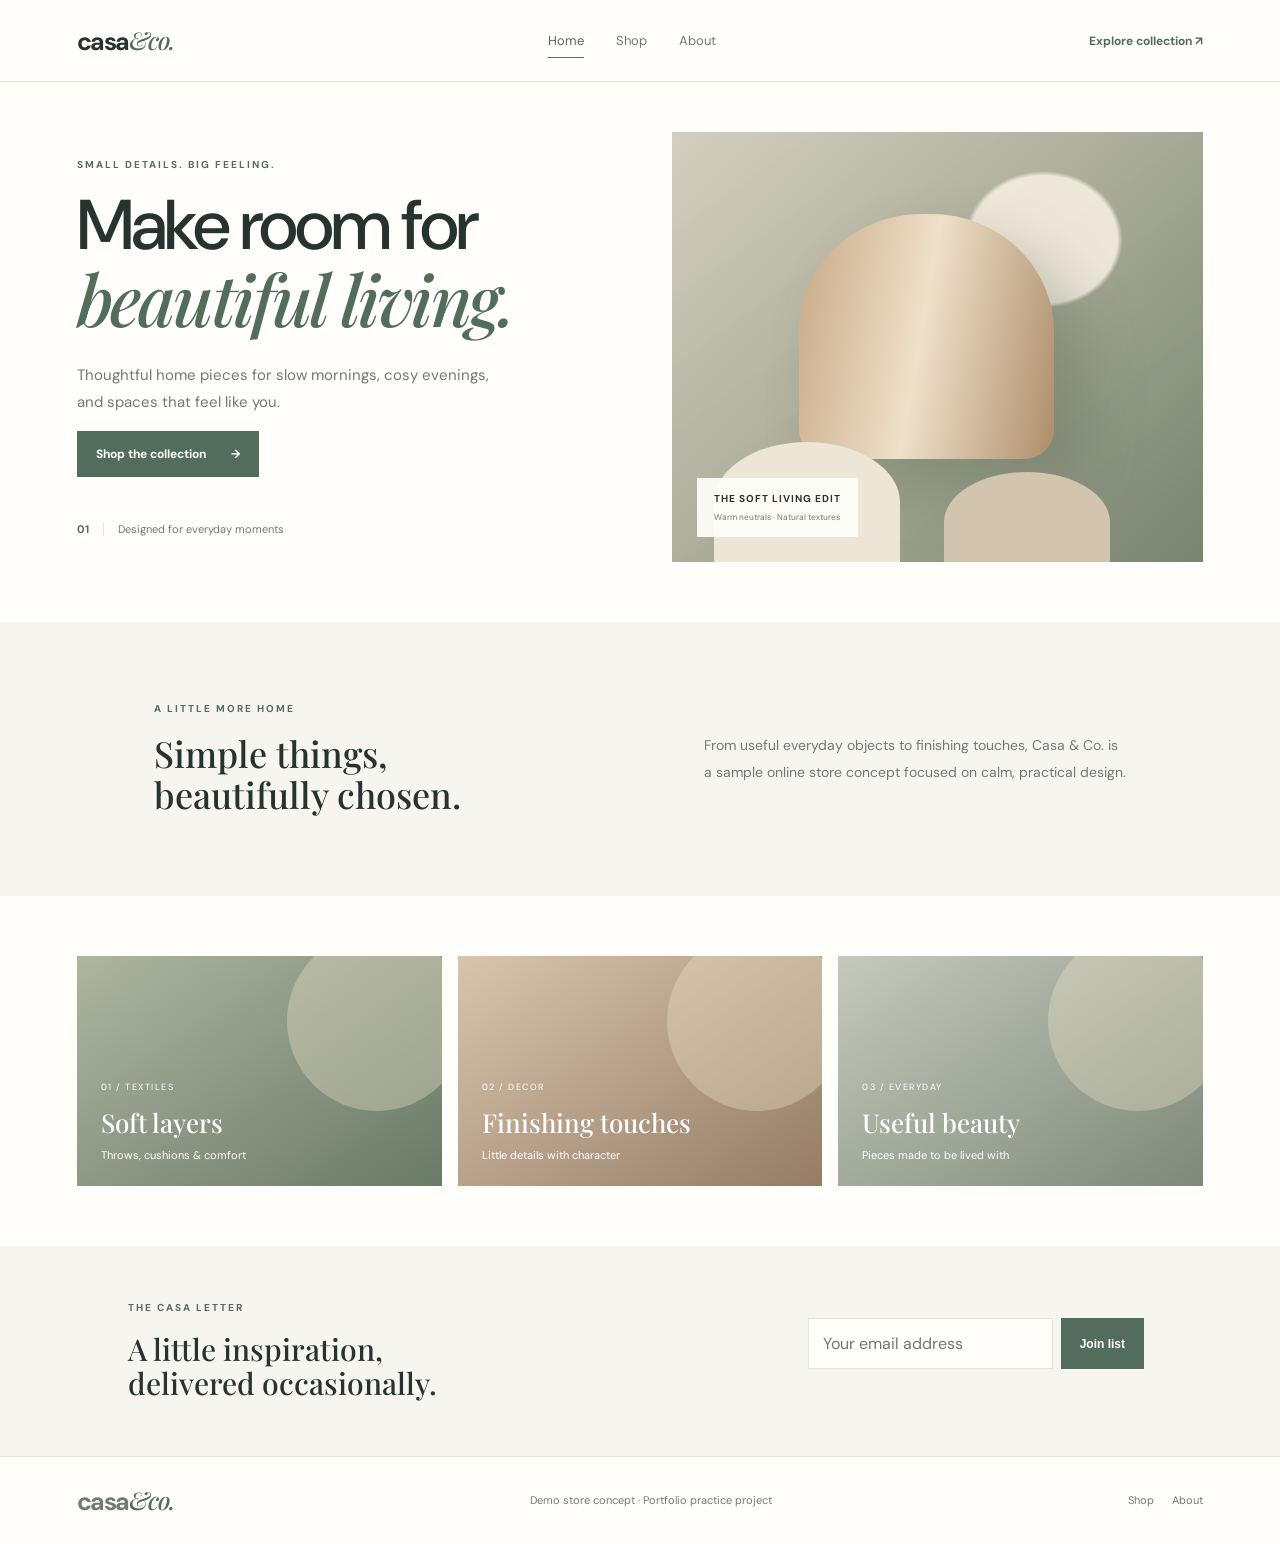
<file: index.html>
<!doctype html>
<html lang="en"><head><meta charset="utf-8"><meta name="viewport" content="width=device-width, initial-scale=1"><title>Casa & Co. | Home</title><link rel="stylesheet" href="style.css"></head>
<body><header class="site-header"><a class="logo" href="index.html">casa<span>&co.</span></a><nav><a class="active" href="index.html">Home</a><a href="shop.html">Shop</a><a href="about.html">About</a></nav><a class="cart-link" href="shop.html">Explore collection ↗</a></header>
<main><section class="hero"><div class="hero-copy"><p class="eyebrow">SMALL DETAILS. BIG FEELING.</p><h1>Make room for<br><em>beautiful living.</em></h1><p class="lead">Thoughtful home pieces for slow mornings, cosy evenings, and spaces that feel like you.</p><a class="button" href="shop.html">Shop the collection <span>→</span></a><div class="hero-note"><b>01</b><span>Designed for everyday moments</span></div></div><div class="hero-image"><div class="image-label">THE SOFT LIVING EDIT<br><small>Warm neutrals · Natural textures</small></div></div></section>
<section class="intro-row"><div><p class="eyebrow">A LITTLE MORE HOME</p><h2>Simple things,<br>beautifully chosen.</h2></div><p>From useful everyday objects to finishing touches, Casa & Co. is a sample online store concept focused on calm, practical design.</p></section>
<section class="feature-grid"><a class="feature feature-one" href="shop.html"><span>01 / TEXTILES</span><b>Soft layers</b><small>Throws, cushions & comfort</small></a><a class="feature feature-two" href="shop.html"><span>02 / DECOR</span><b>Finishing touches</b><small>Little details with character</small></a><a class="feature feature-three" href="shop.html"><span>03 / EVERYDAY</span><b>Useful beauty</b><small>Pieces made to be lived with</small></a></section>
<section class="newsletter"><div><p class="eyebrow">THE CASA LETTER</p><h2>A little inspiration,<br>delivered occasionally.</h2></div><form id="newsletterForm"><input type="email" id="email" placeholder="Your email address" required><button class="button" type="submit">Join list</button><p id="newsletterMsg" class="form-msg" aria-live="polite"></p></form></section></main>
<footer><a class="logo" href="index.html">casa<span>&co.</span></a><p>Demo store concept · Portfolio practice project</p><div><a href="shop.html">Shop</a><a href="about.html">About</a></div></footer><script src="script.js"></script></body></html>
</file>
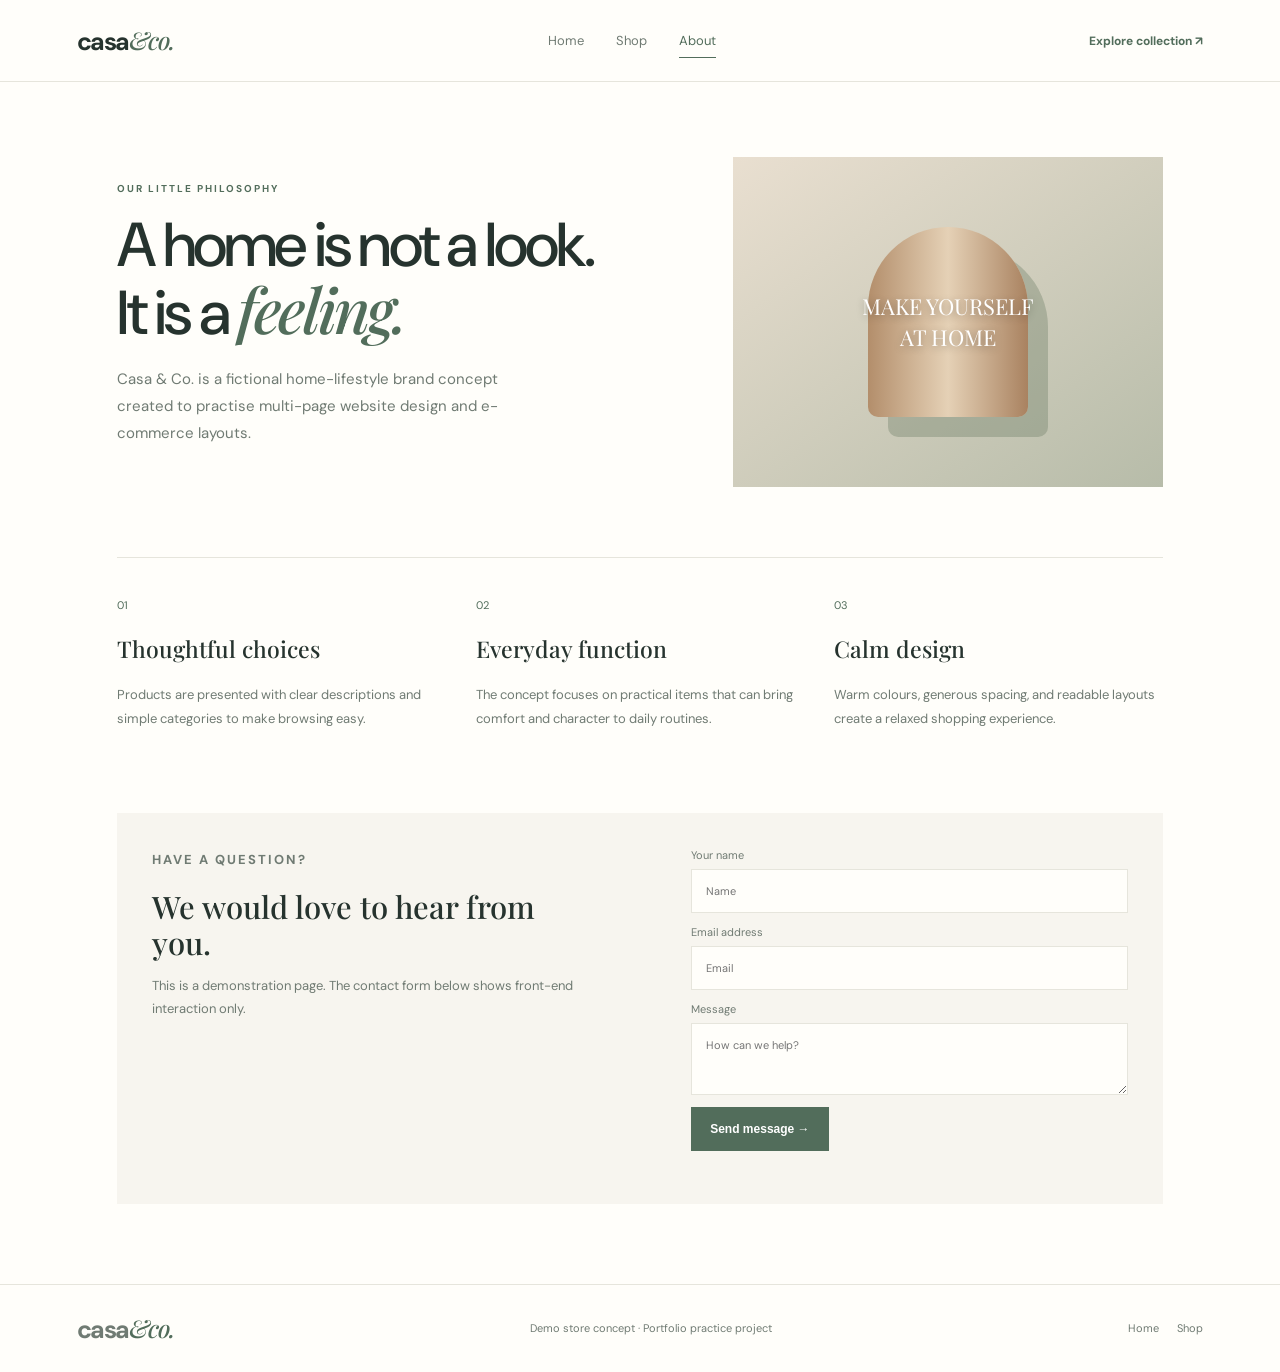
<file: about.html>
<!doctype html>
<html lang="en"><head><meta charset="utf-8"><meta name="viewport" content="width=device-width, initial-scale=1"><title>Casa & Co. | About</title><link rel="stylesheet" href="style.css"></head>
<body><header class="site-header"><a class="logo" href="index.html">casa<span>&co.</span></a><nav><a href="index.html">Home</a><a href="shop.html">Shop</a><a class="active" href="about.html">About</a></nav><a class="cart-link" href="shop.html">Explore collection ↗</a></header>
<main class="page-main about-page"><section class="about-hero"><div><p class="eyebrow">OUR LITTLE PHILOSOPHY</p><h1>A home is not a look.<br>It is a <em>feeling.</em></h1><p class="lead">Casa & Co. is a fictional home-lifestyle brand concept created to practise multi-page website design and e-commerce layouts.</p></div><div class="about-art"><span>MAKE YOURSELF<br>AT HOME</span></div></section>
<section class="values"><article><span>01</span><h2>Thoughtful choices</h2><p>Products are presented with clear descriptions and simple categories to make browsing easy.</p></article><article><span>02</span><h2>Everyday function</h2><p>The concept focuses on practical items that can bring comfort and character to daily routines.</p></article><article><span>03</span><h2>Calm design</h2><p>Warm colours, generous spacing, and readable layouts create a relaxed shopping experience.</p></article></section>
<section class="contact-panel"><div><p class="eyebrow">HAVE A QUESTION?</p><h2>We would love to hear from you.</h2><p>This is a demonstration page. The contact form below shows front-end interaction only.</p></div><form id="contactForm" class="contact-form"><label>Your name<input id="contactName" required placeholder="Name"></label><label>Email address<input id="contactEmail" type="email" required placeholder="Email"></label><label>Message<textarea id="contactMessage" required rows="3" placeholder="How can we help?"></textarea></label><button class="button" type="submit">Send message →</button><p id="contactMsg" class="form-msg" aria-live="polite"></p></form></section></main>
<footer><a class="logo" href="index.html">casa<span>&co.</span></a><p>Demo store concept · Portfolio practice project</p><div><a href="index.html">Home</a><a href="shop.html">Shop</a></div></footer><script src="script.js"></script></body></html>
</file>
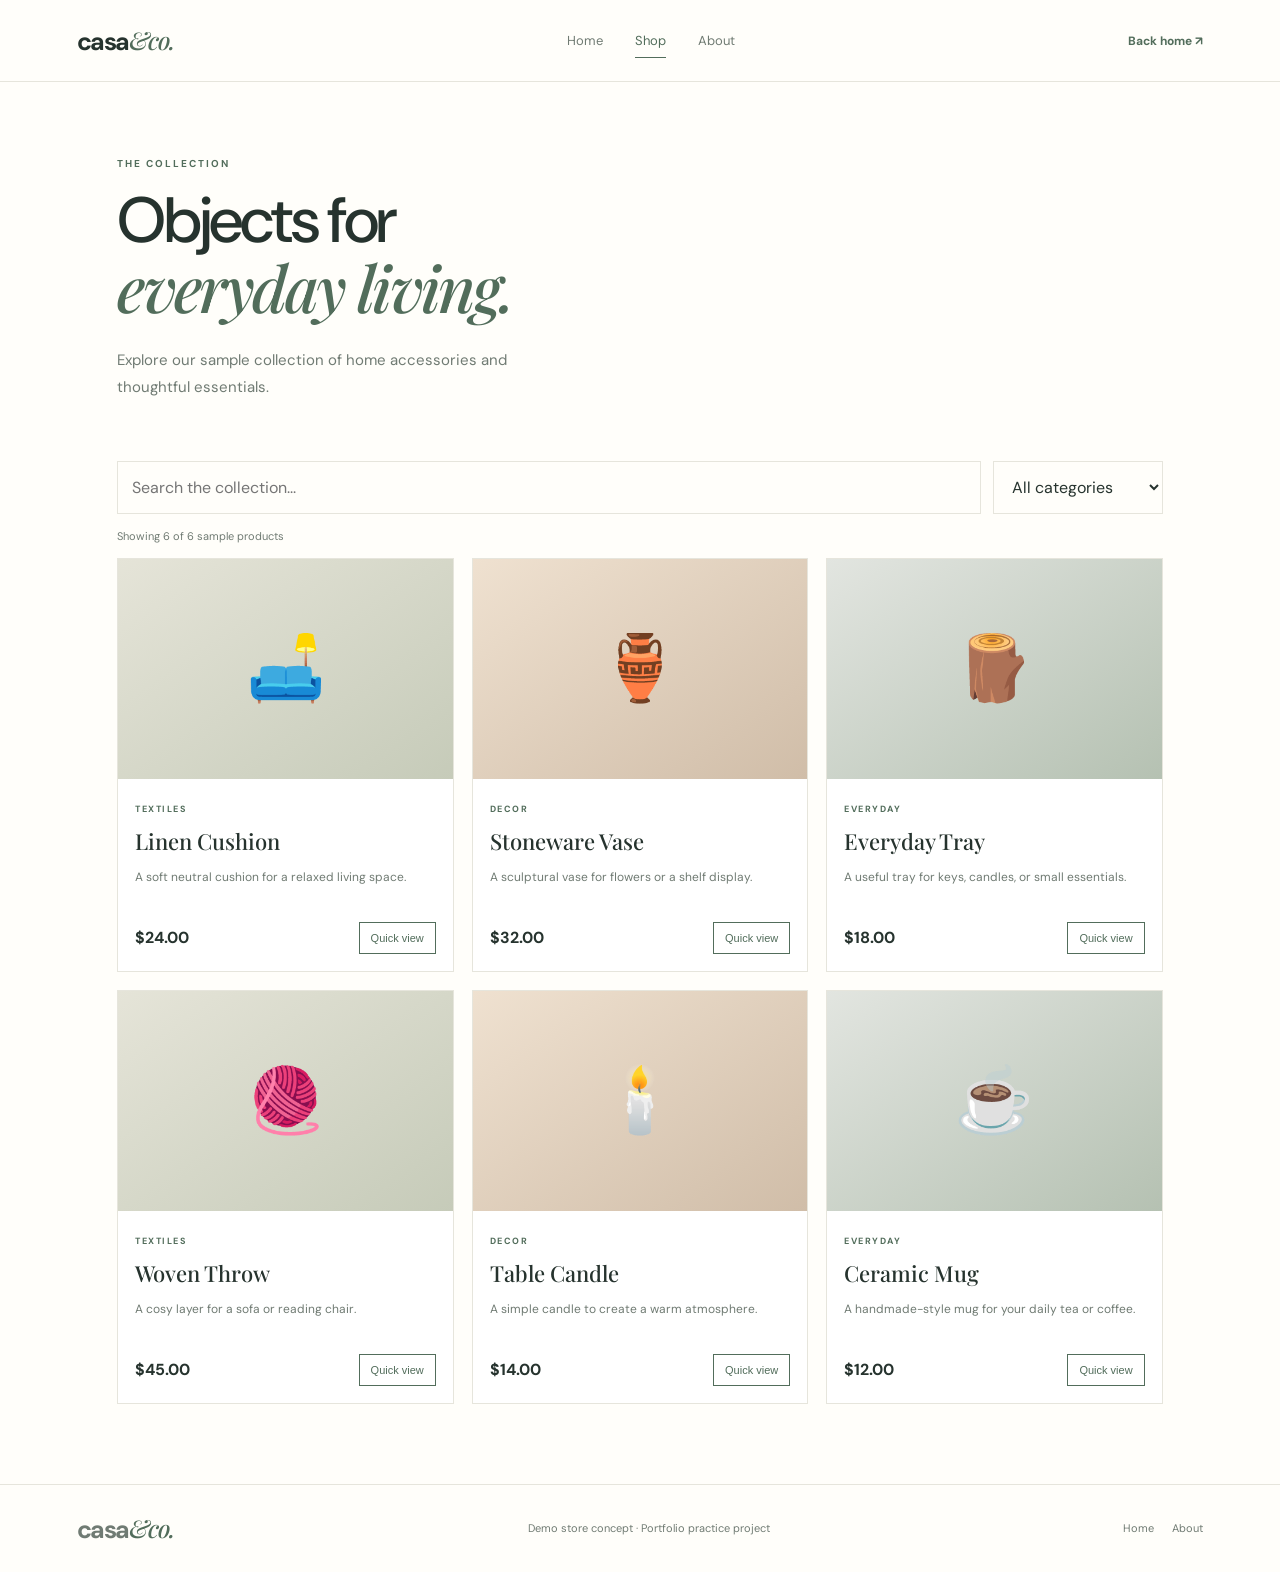
<file: shop.html>
<!doctype html>
<html lang="en"><head><meta charset="utf-8"><meta name="viewport" content="width=device-width, initial-scale=1"><title>Casa & Co. | Shop</title><link rel="stylesheet" href="style.css"></head>
<body><header class="site-header"><a class="logo" href="index.html">casa<span>&co.</span></a><nav><a href="index.html">Home</a><a class="active" href="shop.html">Shop</a><a href="about.html">About</a></nav><a class="cart-link" href="index.html">Back home ↗</a></header>
<main class="page-main"><section class="page-heading"><p class="eyebrow">THE COLLECTION</p><h1>Objects for<br><em>everyday living.</em></h1><p>Explore our sample collection of home accessories and thoughtful essentials.</p></section>
<div class="shop-controls"><input type="search" id="productSearch" placeholder="Search the collection..." aria-label="Search products"><select id="categoryFilter" aria-label="Filter by category"><option value="All">All categories</option><option value="Decor">Decor</option><option value="Textiles">Textiles</option><option value="Everyday">Everyday</option></select></div>
<p class="result-text" id="resultText"></p><section class="shop-grid" id="productGrid"></section><p id="emptyState" class="empty" hidden>No products found. Try another search.</p></main>
<footer><a class="logo" href="index.html">casa<span>&co.</span></a><p>Demo store concept · Portfolio practice project</p><div><a href="index.html">Home</a><a href="about.html">About</a></div></footer><script src="script.js"></script></body></html>
</file>
<file: style.css>
@import url('https://fonts.googleapis.com/css2?family=DM+Sans:wght@400;500;600;700&family=Playfair+Display:ital,wght@0,500;0,600;1,500;1,600&display=swap');
:root{--ink:#26332e;--muted:#707b73;--cream:#f7f5ef;--paper:#fffefa;--green:#526d5b;--line:#e6e5dc;--sand:#e8dfd0}
*{box-sizing:border-box}body{margin:0;background:var(--paper);color:var(--ink);font-family:'DM Sans',Arial,sans-serif}a{color:inherit;text-decoration:none}.site-header{height:82px;display:flex;align-items:center;justify-content:space-between;padding:0 6vw;border-bottom:1px solid var(--line);background:rgba(255,254,250,.96);gap:24px}.logo{font-size:25px;font-weight:700;letter-spacing:-1.5px}.logo span{font-family:'Playfair Display',serif;font-style:italic;color:var(--green);font-weight:500}.site-header nav{display:flex;gap:32px;font-size:13px;color:var(--muted)}.site-header nav a{padding:8px 0}.site-header nav a:hover,.site-header nav .active{color:var(--green);border-bottom:1px solid var(--green)}.cart-link{font-size:12px;font-weight:700;color:var(--green)}.hero{display:grid;grid-template-columns:1fr 1fr;min-height:540px;padding:38px 6vw 48px;gap:5vw;align-items:center}.hero-copy{padding:25px 0}.eyebrow{font-size:10px;font-weight:700;letter-spacing:2px;color:var(--green);margin:0 0 18px}.hero h1,.page-heading h1,.about-hero h1{font-size:clamp(43px,5.5vw,72px);letter-spacing:-2.8px;line-height:1.03;font-weight:500;margin:0 0 22px}.hero h1 em,.page-heading h1 em,.about-hero h1 em{font-family:'Playfair Display',serif;color:var(--green);font-weight:500}.lead,.page-heading>p:last-child{font-size:15px;line-height:1.8;color:var(--muted);max-width:430px}.button{display:inline-flex;align-items:center;gap:25px;border:0;background:var(--green);color:white;padding:15px 19px;font-size:12px;font-weight:700;cursor:pointer}.button:hover{background:#3f5848}.hero-note{display:flex;gap:14px;align-items:center;margin-top:45px;color:var(--muted);font-size:11px}.hero-note b{color:var(--green);border-right:1px solid var(--line);padding-right:14px}.hero-image{min-height:430px;position:relative;background:linear-gradient(145deg,rgba(45,58,47,.03),rgba(45,58,47,.08)),radial-gradient(ellipse at 70% 25%,#f8f1e4 0 14%,transparent 15%),linear-gradient(135deg,#d9d4c4,#b5b6a2 45%,#7d8b76);overflow:hidden}.hero-image:before{content:'';position:absolute;width:48%;height:57%;left:24%;top:19%;border-radius:48% 48% 12% 12%;background:linear-gradient(100deg,#c8a985,#eee0c9 48%,#ae8e6b);box-shadow:30px 30px 60px #56624d55}.hero-image:after{content:'';position:absolute;width:35%;height:28%;bottom:0;left:8%;background:#ede5d6;border-radius:50% 50% 0 0;box-shadow:220px 20px 0 -10px #d3c5ad}.image-label{position:absolute;z-index:2;bottom:25px;left:25px;background:#fffefaeb;padding:14px 17px;font-size:10px;letter-spacing:1px;font-weight:700}.image-label small{display:block;margin-top:7px;font-weight:400;letter-spacing:0;color:var(--muted)}.intro-row{display:grid;grid-template-columns:1fr 1fr;gap:10vw;padding:80px 12vw;background:var(--cream);align-items:center}.intro-row h2,.newsletter h2,.contact-panel h2{font-family:'Playfair Display',serif;font-weight:500;font-size:36px;line-height:1.15;margin:0}.intro-row>p{line-height:1.9;color:var(--muted);font-size:14px}.feature-grid{display:grid;grid-template-columns:repeat(3,1fr);gap:16px;padding:60px 6vw}.feature{min-height:230px;padding:24px;display:flex;flex-direction:column;justify-content:flex-end;color:white;position:relative;overflow:hidden;background:linear-gradient(145deg,#aeb5a1,#697a67)}.feature:before{content:'';position:absolute;width:180px;height:180px;border-radius:50%;background:#f4e6ce55;right:-25px;top:-25px}.feature-two{background:linear-gradient(145deg,#d8c4ac,#947c65)}.feature-three{background:linear-gradient(145deg,#c5c9bb,#7d8979)}.feature>*{position:relative}.feature span{font-size:9px;letter-spacing:1.5px;margin-bottom:12px}.feature b{font-family:'Playfair Display',serif;font-size:26px;font-weight:500}.feature small{font-size:11px;margin-top:8px}.newsletter{display:flex;justify-content:space-between;align-items:center;gap:30px;padding:55px 10vw;background:var(--cream)}.newsletter h2{font-size:30px}.newsletter form{display:flex;flex-wrap:wrap;gap:8px;max-width:420px}.newsletter input,.shop-controls input,.shop-controls select,.contact-form input,.contact-form textarea{font:inherit;padding:14px;border:1px solid var(--line);background:#fffefa;min-width:0}.newsletter input{width:245px}.form-msg{width:100%;font-size:12px;color:var(--green);margin:3px 0}footer{display:flex;align-items:center;justify-content:space-between;gap:18px;padding:26px 6vw;border-top:1px solid var(--line);font-size:11px;color:var(--muted)}footer p{margin:0}footer div{display:flex;gap:18px}.page-main{padding:55px 8vw 80px;max-width:1250px;margin:auto}.page-heading{padding:20px 0 35px}.page-heading h1{font-size:clamp(42px,5vw,64px)}.shop-controls{display:flex;gap:12px;margin:10px 0 12px}.shop-controls input{flex:1}.shop-controls select{min-width:170px;color:var(--ink)}.result-text{font-size:11px;color:var(--muted);margin:15px 0}.shop-grid{display:grid;grid-template-columns:repeat(3,1fr);gap:18px}.product-card{border:1px solid var(--line);background:white}.product-art{height:220px;display:grid;place-items:center;font-size:64px;background:linear-gradient(145deg,#e5e4d8,#c6cbb9)}.product-card:nth-child(3n+2) .product-art{background:linear-gradient(145deg,#efe1d0,#d0bda8)}.product-card:nth-child(3n) .product-art{background:linear-gradient(145deg,#e2e5e0,#b5c1b2)}.product-info{padding:17px}.product-category{font-size:9px;color:var(--green);letter-spacing:1.5px;font-weight:700;text-transform:uppercase}.product-info h2{font-family:'Playfair Display',serif;font-weight:500;font-size:22px;margin:9px 0}.product-info p{font-size:12px;line-height:1.6;color:var(--muted);min-height:38px}.product-bottom{display:flex;align-items:center;justify-content:space-between;margin-top:16px}.product-bottom b{font-size:16px}.product-bottom button{border:1px solid var(--green);background:transparent;color:var(--green);padding:9px 11px;cursor:pointer;font-size:11px}.product-bottom button:hover{background:var(--green);color:white}.empty{padding:35px;text-align:center;color:var(--muted)}.about-hero{display:grid;grid-template-columns:1.1fr .9fr;align-items:center;gap:7vw;padding:20px 0 70px}.about-hero h1{font-size:clamp(40px,5vw,62px)}.about-art{height:330px;background:linear-gradient(145deg,#e9dfd0,#b7bca9);display:grid;place-items:center;position:relative}.about-art:before{content:'';position:absolute;width:160px;height:190px;border-radius:80px 80px 10px 10px;background:linear-gradient(90deg,#b38e6b,#e5d1b6,#a98260);box-shadow:20px 20px 0 #64775e55}.about-art span{position:relative;color:#fff;font-family:'Playfair Display',serif;font-size:22px;text-align:center;line-height:1.4;text-shadow:0 2px 8px #0005}.values{display:grid;grid-template-columns:repeat(3,1fr);gap:30px;padding:35px 0 70px;border-top:1px solid var(--line)}.values article>span{color:var(--green);font-size:11px}.values h2{font-family:'Playfair Display',serif;font-size:23px;font-weight:500}.values p,.contact-panel p{font-size:13px;color:var(--muted);line-height:1.8}.contact-panel{display:grid;grid-template-columns:1fr 1fr;gap:8vw;background:var(--cream);padding:35px}.contact-panel h2{font-size:31px}.contact-form{display:grid;gap:12px}.contact-form label{display:grid;gap:7px;font-size:11px;color:var(--muted)}.contact-form textarea{resize:vertical}.contact-form .button{justify-self:start}
@media(max-width:760px){.site-header{height:auto;min-height:75px;flex-wrap:wrap;padding:18px 5vw}.site-header nav{order:3;width:100%;justify-content:center;gap:30px}.cart-link{font-size:11px}.hero{grid-template-columns:1fr;padding:25px 6vw 40px;gap:20px}.hero-image{min-height:320px}.intro-row,.about-hero,.contact-panel{grid-template-columns:1fr;padding:45px 7vw;gap:25px}.feature-grid,.shop-grid,.values{grid-template-columns:1fr 1fr}.newsletter{align-items:flex-start;flex-direction:column;padding:40px 7vw}.newsletter form{width:100%}.newsletter input{flex:1}.page-main{padding:35px 6vw 55px}.product-art{height:180px}footer{flex-wrap:wrap}footer p{order:3;width:100%}}
@media(max-width:480px){.feature-grid,.shop-grid,.values{grid-template-columns:1fr}.feature{min-height:180px}.shop-controls{flex-direction:column}.shop-controls select{width:100%}.product-art{height:210px}.contact-panel{padding:25px}.hero h1{letter-spacing:-1.8px}}
</file>
